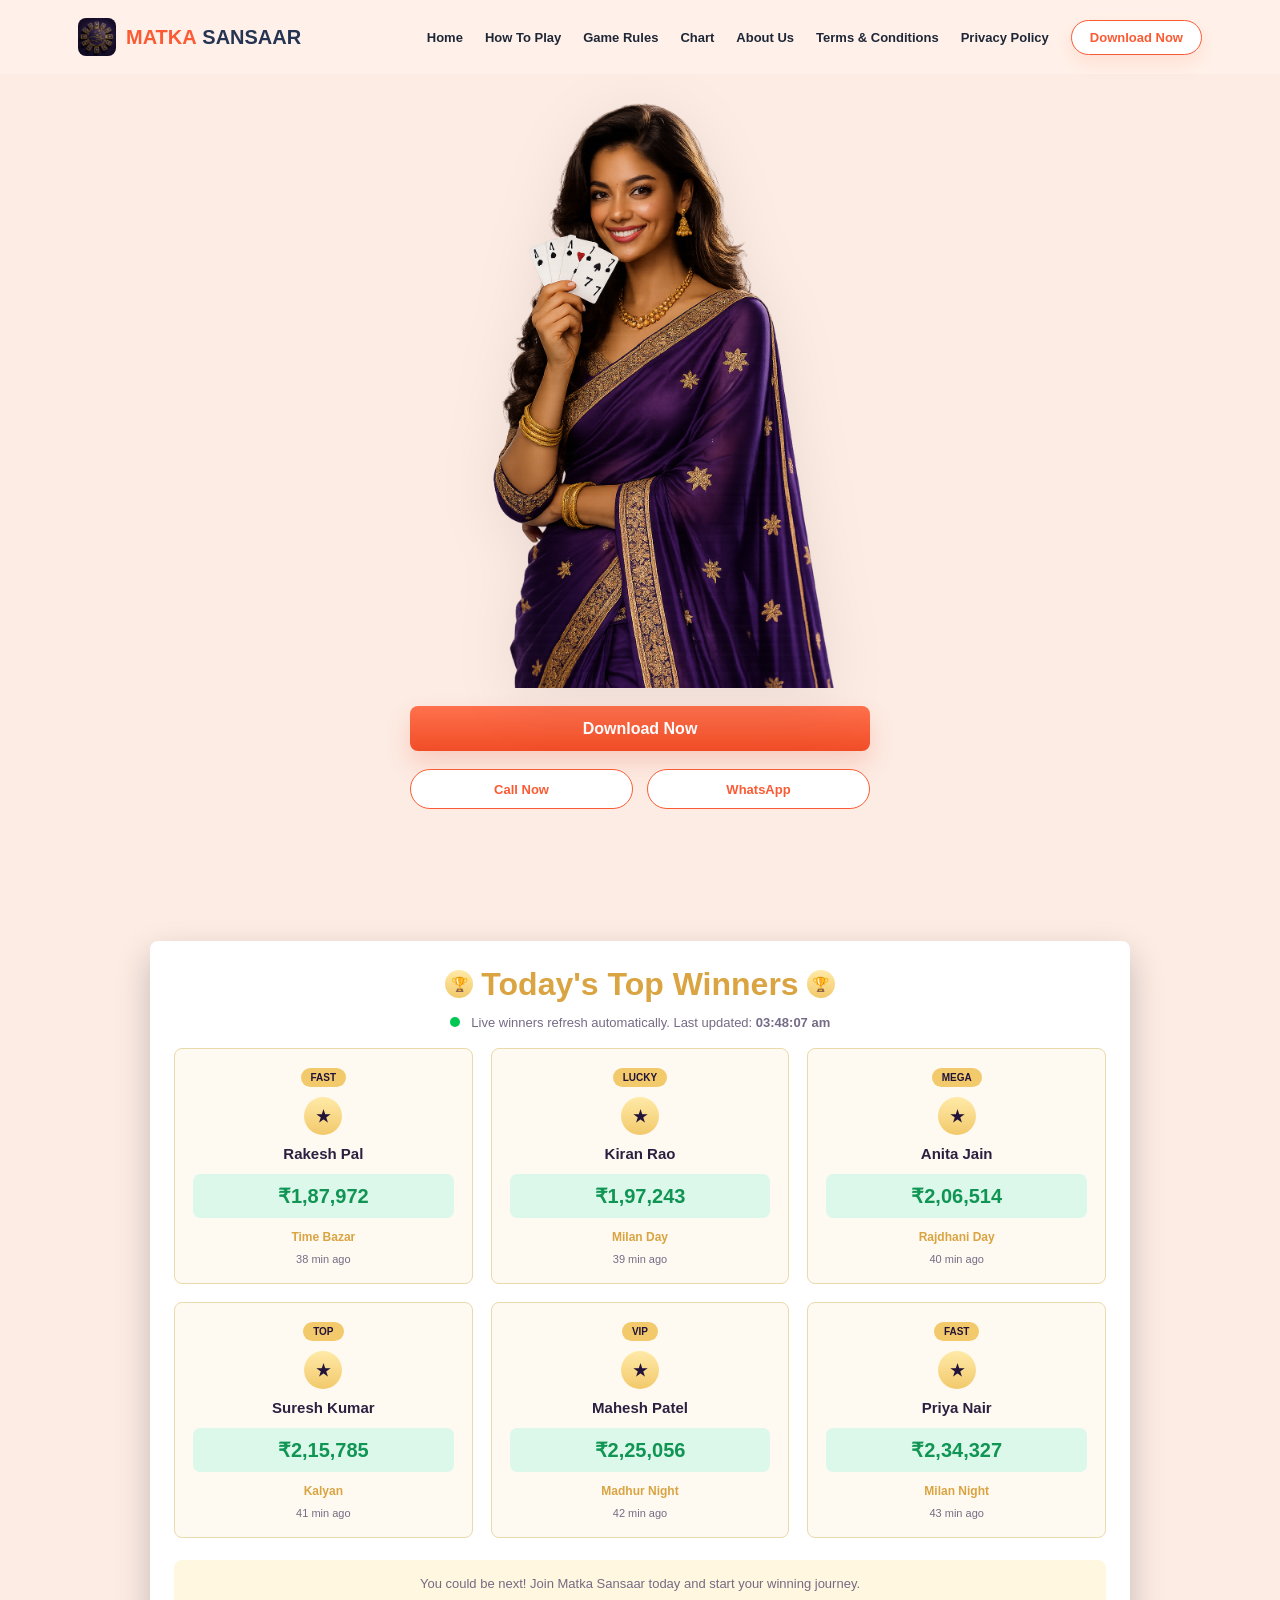
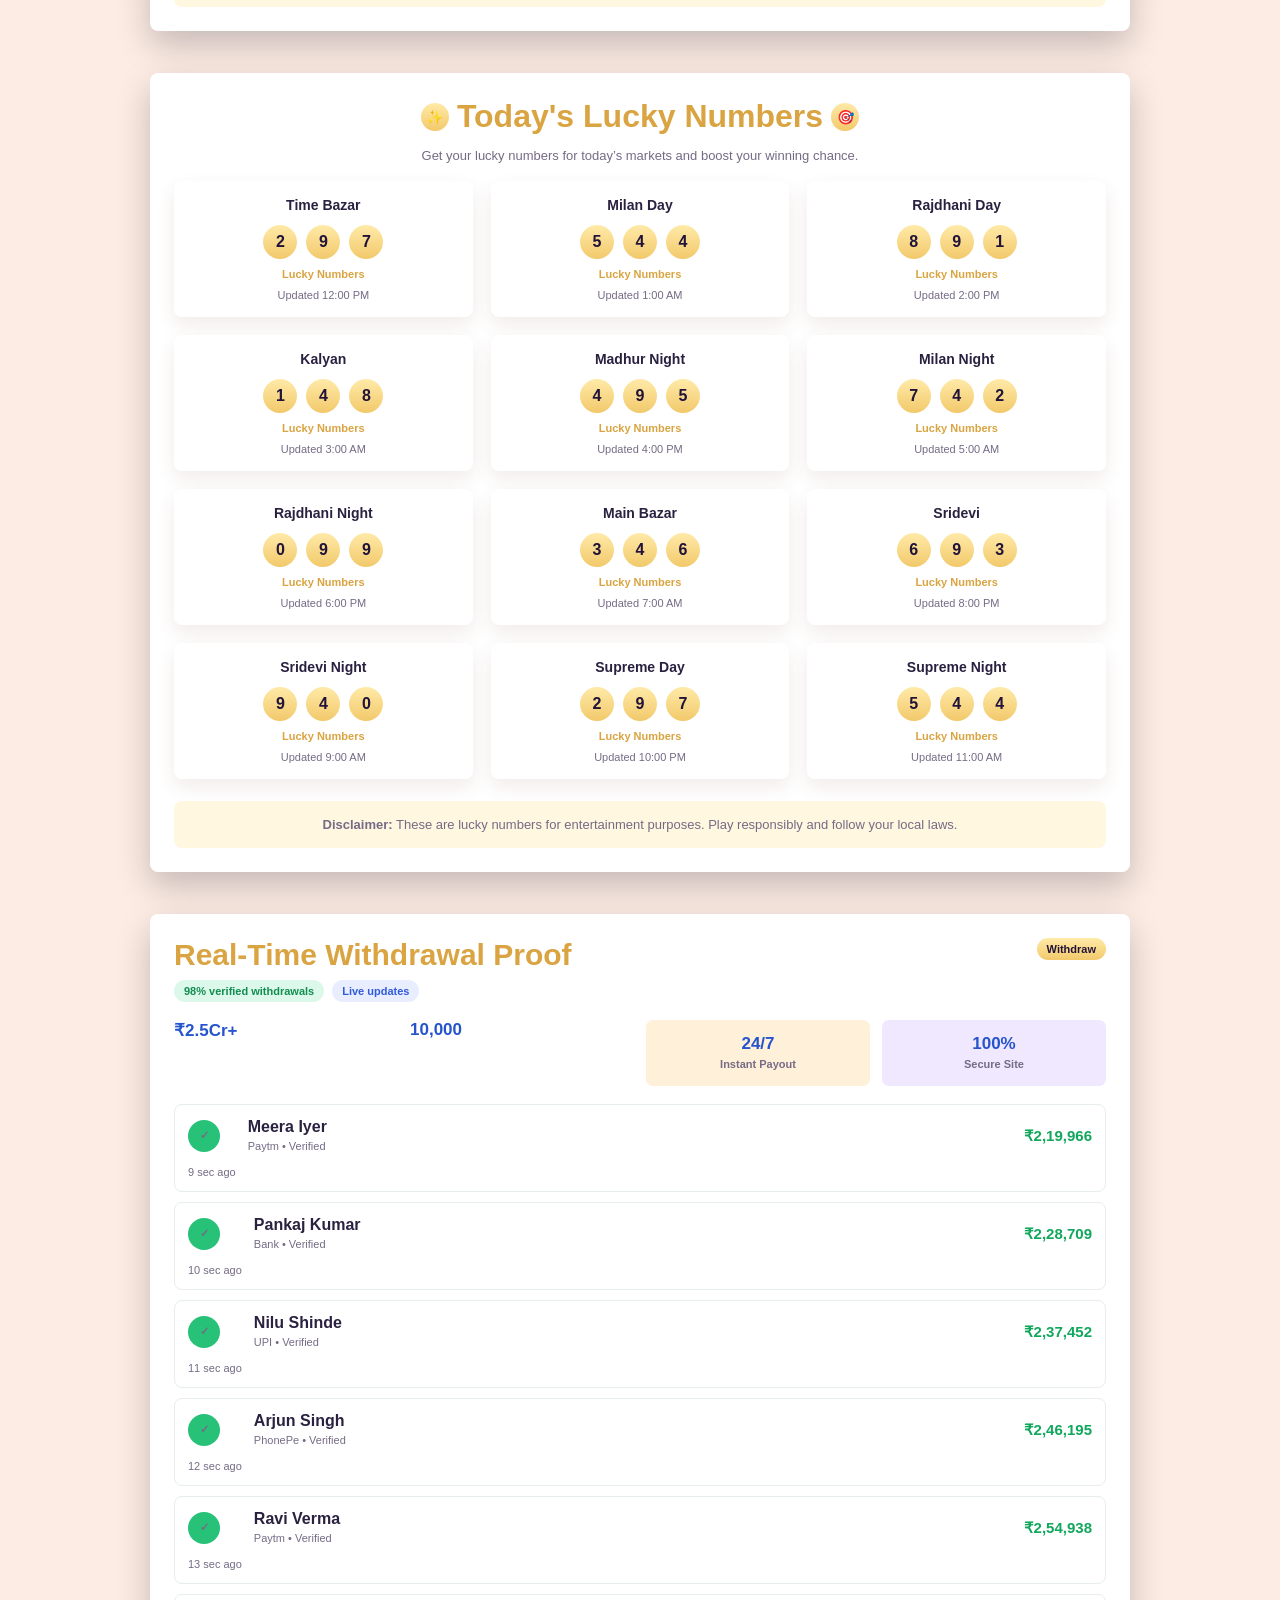
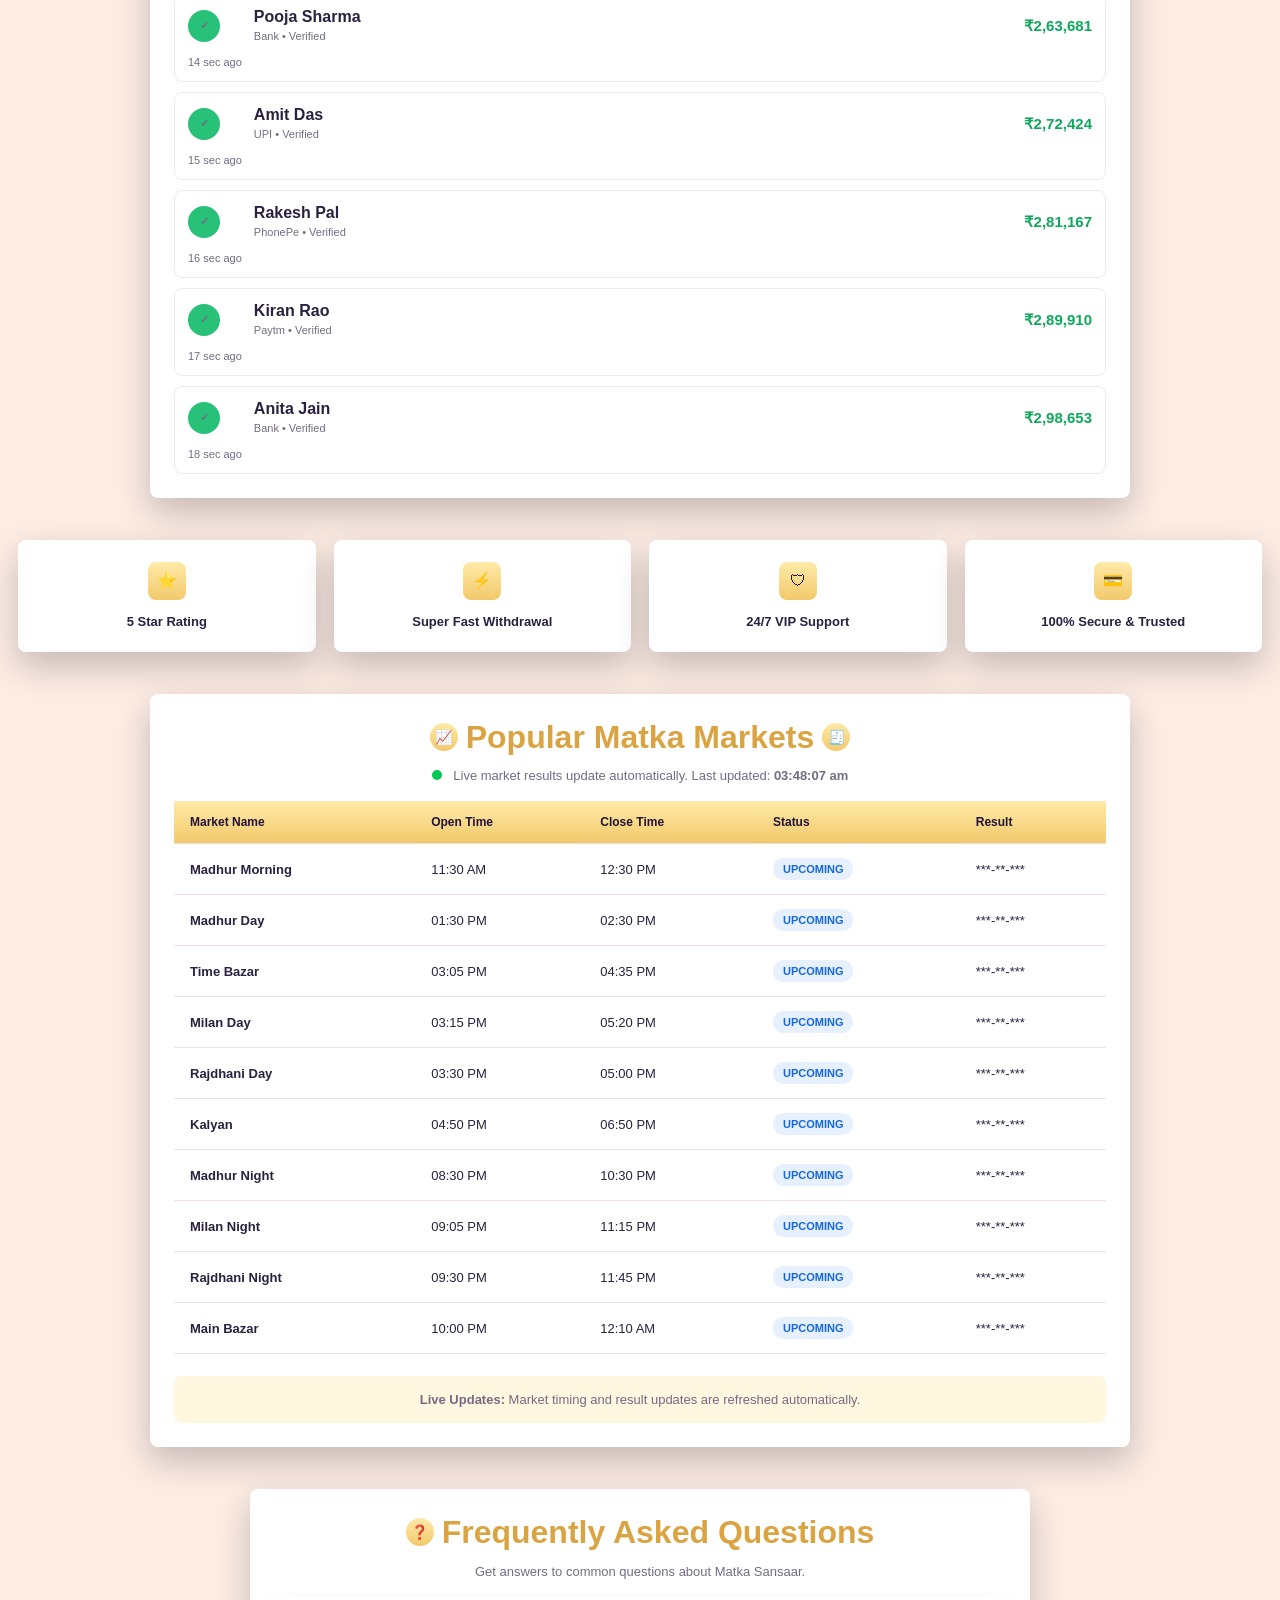
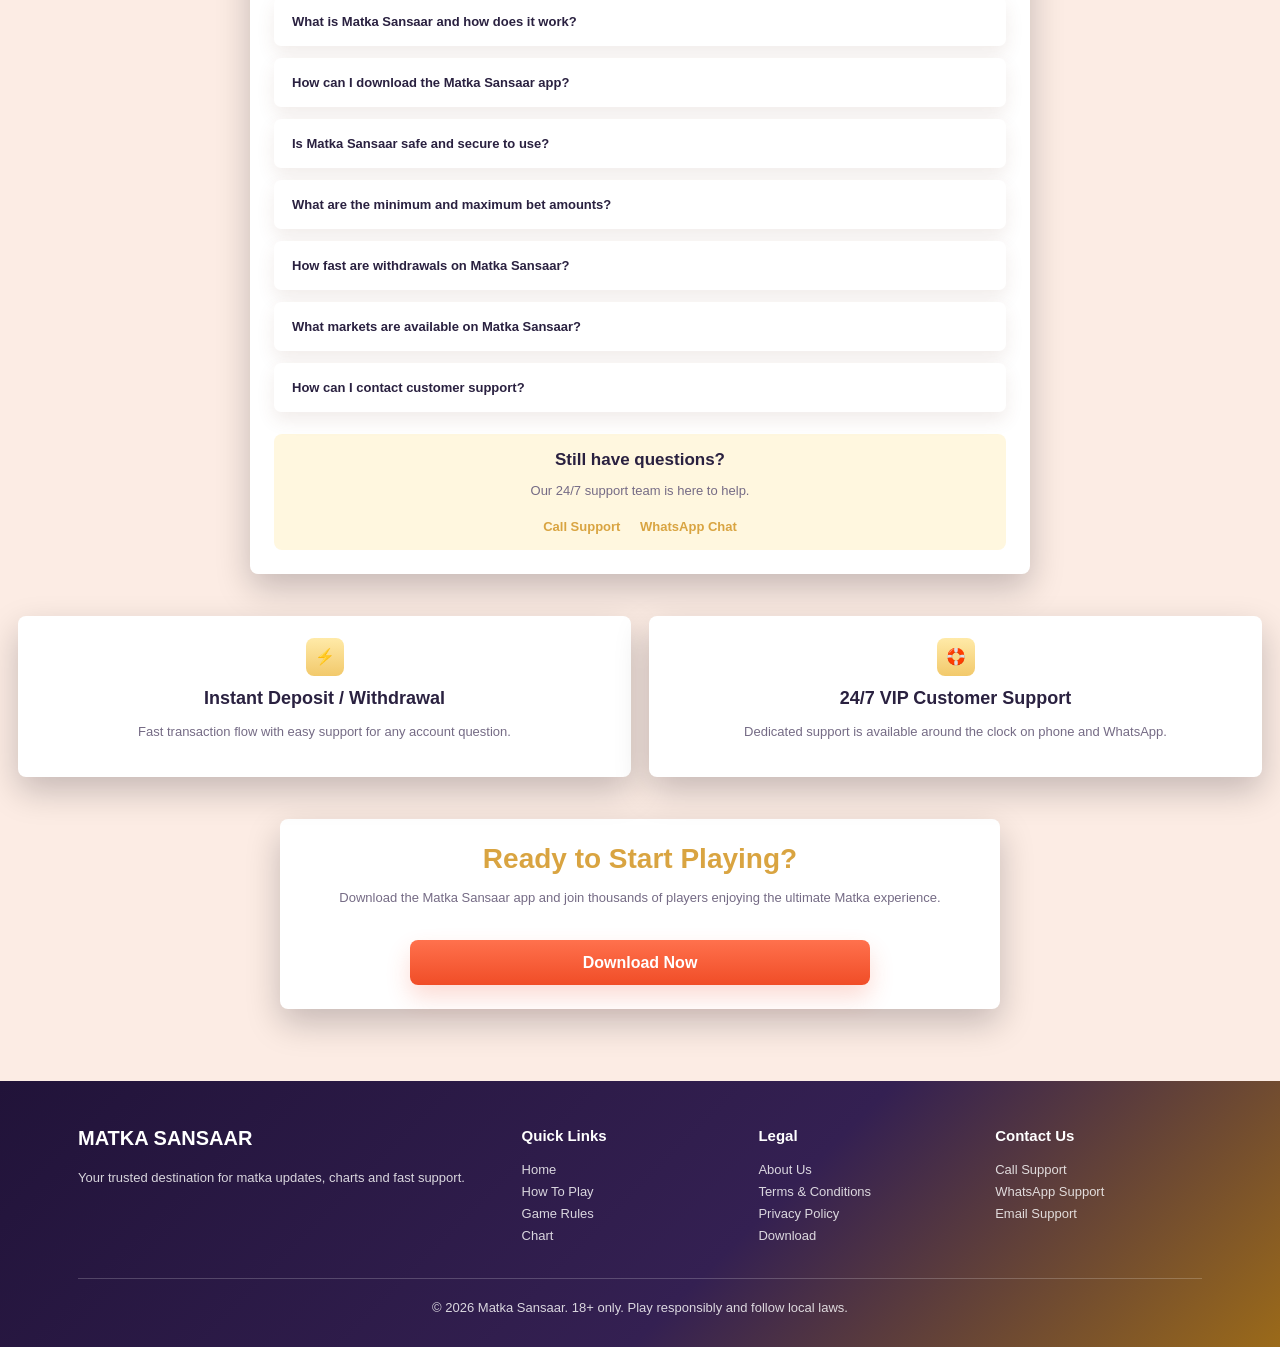
<file: sansaarmatka-website/index.html>
<!doctype html>
<html lang="en">
<head>
  <meta charset="utf-8">
  <meta name="viewport" content="width=device-width, initial-scale=1">
  <title>Matka Sansaar | Results, Winners, Charts & Support</title>
  <meta name="description" content="Matka Sansaar gives daily result updates, top winners, lucky numbers, market charts, withdrawal proof and support on call.">
  <meta name="keywords" content="Matka Sansaar, matka result, matka chart, lucky number, kalyan result, milan result, rajdhani result">
  <meta name="robots" content="index, follow">
  <meta name="theme-color" content="#211339">
  <link rel="canonical" href="https://matkasansaar.com/">
  <link rel="icon" href="assets/images/matka-sansaar-logo.png">
  <link rel="preload" href="assets/images/hero-portrait.png" as="image">
  <link rel="stylesheet" href="styles.css">
  <script type="application/ld+json">
    {
      "@context": "https://schema.org",
      "@type": "Organization",
      "name": "Matka Sansaar",
      "url": "https://matkasansaar.com/",
      "telephone": "+911234567890"
    }
  </script>
</head>
<body>
  <header class="site-header">
    <a class="brand" href="index.html" aria-label="Matka Sansaar home">
      <img src="assets/images/matka-sansaar-logo.png" alt="Matka Sansaar logo" width="36" height="36">
      <span><b>MATKA</b> SANSAAR</span>
    </a>
    <button class="menu-btn" type="button" aria-expanded="false" aria-controls="mainNav">Menu</button>
    <nav id="mainNav" class="nav-links" aria-label="Main navigation">
      <a href="index.html">Home</a>
      <a href="how-to-play.html">How To Play</a>
      <a href="game-rules.html">Game Rules</a>
      <a href="chart.html">Chart</a>
      <a href="about-us.html">About Us</a>
      <a href="terms-and-conditions.html">Terms & Conditions</a>
      <a href="privacy-policy.html">Privacy Policy</a>
      <a class="download-pill" href="apk/MatkaSansaar.apk" download>Download Now</a>
    </nav>
  </header>

  <main>
    <section class="hero">
      <img class="hero-person" src="assets/images/hero-portrait.png" alt="Matka Sansaar app download visual">
      <a class="primary-download" href="apk/MatkaSansaar.apk" download>Download Now</a>
      <div class="hero-actions">
        <a href="tel:+911234567890">Call Now</a>
        <a href="https://wa.me/918210743343" target="_blank" rel="noopener">WhatsApp</a>
      </div>
    </section>

    <section class="panel winners-panel" aria-labelledby="winnersTitle">
      <div class="section-title">
        <span class="round-icon">🏆</span>
        <h1 id="winnersTitle">Today's Top Winners</h1>
        <span class="round-icon">🏆</span>
        <p><span class="live-dot"></span> Live winners refresh automatically. Last updated: <b data-update-time>--:--</b></p>
      </div>
      <div id="winnerCards" class="winner-grid">
  <article class="winner-card skeleton" style="height:260px"></article>
  <article class="winner-card skeleton" style="height:260px"></article>
  <article class="winner-card skeleton" style="height:260px"></article>
</div>
      <div class="notice">You could be next! Join Matka Sansaar today and start your winning journey.</div>
    </section>

    <section class="panel" aria-labelledby="luckyTitle">
      <div class="section-title">
        <span class="round-icon">✨</span>
        <h2 id="luckyTitle">Today's Lucky Numbers</h2>
        <span class="round-icon">🎯</span>
        <p>Get your lucky numbers for today’s markets and boost your winning chance.</p>
      </div>
      <div id="luckyCards" class="lucky-grid"></div>
      <div class="disclaimer"><b>Disclaimer:</b> These are lucky numbers for entertainment purposes. Play responsibly and follow your local laws.</div>
    </section>

    <section class="panel" aria-labelledby="withdrawalTitle">
      <div class="proof-head">
        <div>
          <h2 id="withdrawalTitle">Real-Time Withdrawal Proof</h2>
          <p><span>98% verified withdrawals</span><span>Live updates</span></p>
        </div>
        <a href="apk/MatkaSansaar.apk" download>Withdraw</a>
      </div>
      <div class="proof-stats">
<strong id="paidAmount">₹2.5Cr+</strong>
<strong id="happyPlayers">10K+</strong>
        <article><strong>24/7</strong><span>Instant Payout</span></article>
        <article><strong>100%</strong><span>Secure Site</span></article>
      </div>
      <div id="withdrawalList" class="withdrawal-list">
  <div class="skeleton" style="height:90px;border-radius:18px"></div>
  <div class="skeleton" style="height:90px;border-radius:18px"></div>
  <div class="skeleton" style="height:90px;border-radius:18px"></div>
</div>

    </section>

    <section class="trust-row" aria-label="Service highlights">
      <article><span>⭐</span><strong>5 Star Rating</strong></article>
      <article><span>⚡</span><strong>Super Fast Withdrawal</strong></article>
      <article><span>🛡</span><strong>24/7 VIP Support</strong></article>
      <article><span>💳</span><strong>100% Secure & Trusted</strong></article>
    </section>

    <section class="panel" aria-labelledby="marketsTitle">
      <div class="section-title">
        <span class="round-icon">📈</span>
        <h2 id="marketsTitle">Popular Matka Markets</h2>
        <span class="round-icon">🧾</span>
        <p><span class="live-dot"></span> Live market results update automatically. Last updated: <b data-update-time>--:--</b></p>
      </div>
      <div class="table-wrap">
        <table>
          <thead>
            <tr>
              <th>Market Name</th>
              <th>Open Time</th>
              <th>Close Time</th>
              <th>Status</th>
              <th>Result</th>
            </tr>
          </thead>
          <tbody id="marketRows"></tbody>
        </table>
      </div>
      <div class="disclaimer"><b>Live Updates:</b> Market timing and result updates are refreshed automatically.</div>
    </section>

    <section class="panel faq-panel" aria-labelledby="faqTitle">
      <div class="section-title">
        <span class="round-icon">❓</span>
        <h2 id="faqTitle">Frequently Asked Questions</h2>
        <p>Get answers to common questions about Matka Sansaar.</p>
      </div>
      <div class="faq-list">
        <article><button type="button">What is Matka Sansaar and how does it work?</button><p>Matka Sansaar is an informational website for results, charts, lucky numbers and support updates.</p></article>
        <article><button type="button">How can I download the Matka Sansaar app?</button><p>Use the Download Now button to download the APK directly. For help, call now.</p></article>
        <article><button type="button">Is Matka Sansaar safe and secure to use?</button><p>The website uses simple static pages and provides clear support links. Use it responsibly and follow local rules.</p></article>
        <article><button type="button">What are the minimum and maximum bet amounts?</button><p>This placeholder page does not publish betting limits yet. You can replace this text after you finalize your rules.</p></article>
        <article><button type="button">How fast are withdrawals on Matka Sansaar?</button><p>The sample proof section shows fast withdrawals. Actual processing details can be added to the terms page.</p></article>
        <article><button type="button">What markets are available on Matka Sansaar?</button><p>Kalyan, Milan, Rajdhani, Madhur, Time Bazar, Sridevi and other popular markets are listed in the chart table.</p></article>
        <article><button type="button">How can I contact customer support?</button><p>Call or WhatsApp for support.</p></article>
      </div>
      <div class="support-box">
        <strong>Still have questions?</strong>
        <p>Our 24/7 support team is here to help.</p>
        <a href="tel:+918210743343">Call Support</a>
        <a href="https://wa.me/918210743343" target="_blank" rel="noopener">WhatsApp Chat</a>
      </div>
    </section>

    <section class="info-cards">
      <article><span>⚡</span><h2>Instant Deposit / Withdrawal</h2><p>Fast transaction flow with easy support for any account question.</p></article>
      <article><span>🛟</span><h2>24/7 VIP Customer Support</h2><p>Dedicated support is available around the clock on phone and WhatsApp.</p></article>
    </section>

    <section class="cta-panel">
      <h2>Ready to Start Playing?</h2>
      <p>Download the Matka Sansaar app and join thousands of players enjoying the ultimate Matka experience.</p>
      <a class="primary-download" href="apk/MatkaSansaar.apk" download>Download Now</a>
    </section>
  </main>

  <footer class="site-footer">
    <div>
      <h2>MATKA SANSAAR</h2>
      <p>Your trusted destination for matka updates, charts and fast support.</p>
    </div>
    <div>
      <h3>Quick Links</h3>
      <a href="index.html">Home</a>
      <a href="how-to-play.html">How To Play</a>
      <a href="game-rules.html">Game Rules</a>
      <a href="chart.html">Chart</a>
    </div>
    <div>
      <h3>Legal</h3>
      <a href="about-us.html">About Us</a>
      <a href="terms-and-conditions.html">Terms & Conditions</a>
      <a href="privacy-policy.html">Privacy Policy</a>
      <a href="apk/MatkaSansaar.apk" download>Download</a>
    </div>
    <div>
      <h3>Contact Us</h3>
      <a href="tel:+918210743343">Call Support</a>
      <a href="https://wa.me/918210743343" target="_blank" rel="noopener">WhatsApp Support</a>
      <a href="mailto:support@matkasansaar.com">Email Support</a>
    </div>
    <small>© 2026 Matka Sansaar. 18+ only. Play responsibly and follow local laws.</small>
  </footer>

  <script src="script.js"></script>
</body>
</html>
</file>
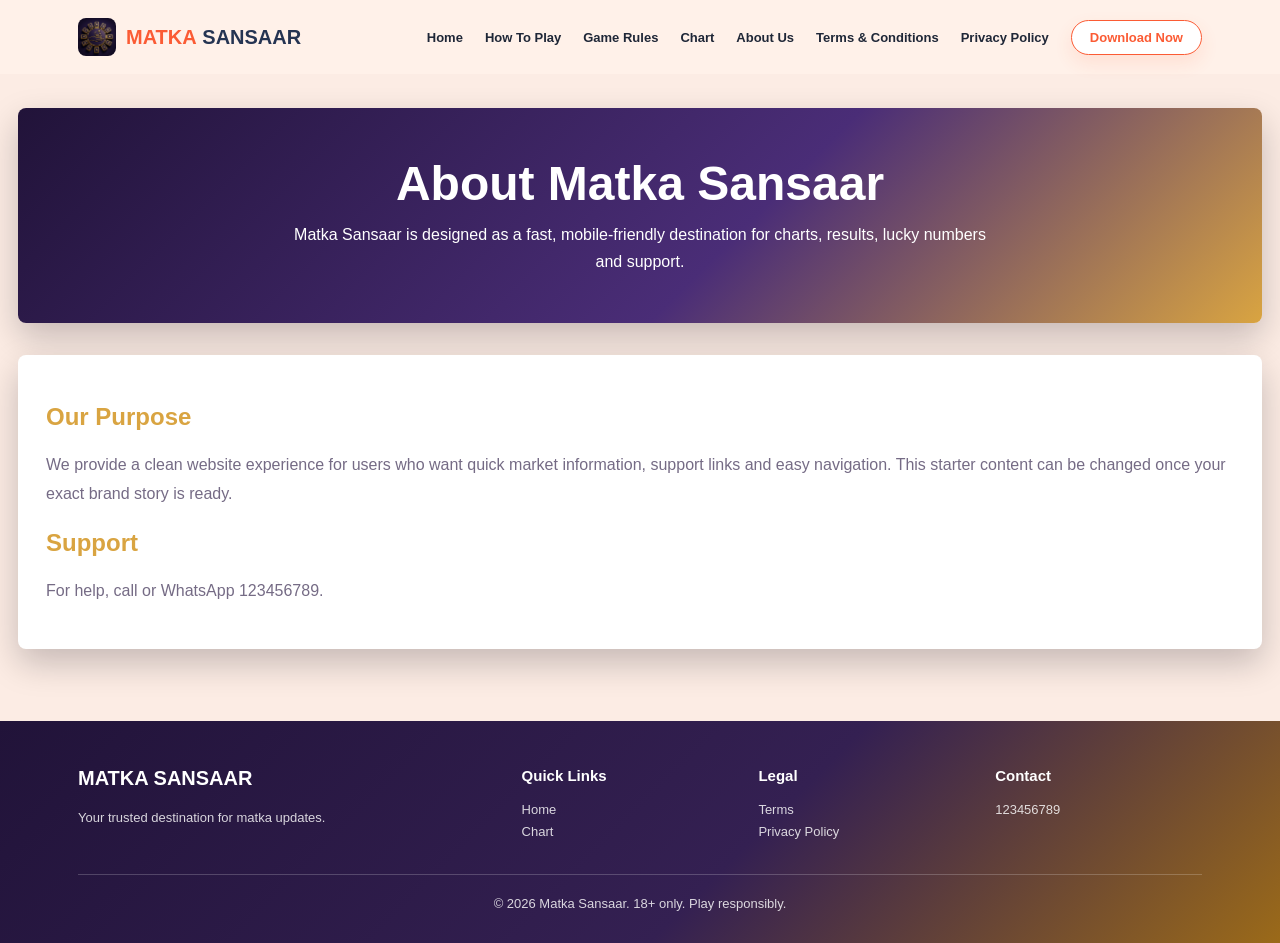
<file: sansaarmatka-website/about-us.html>
<!doctype html>
<html lang="en">
<head>
  <meta charset="utf-8">
  <meta name="viewport" content="width=device-width, initial-scale=1">
  <title>About Us | Matka Sansaar</title>
  <meta name="description" content="About Matka Sansaar, a mobile-friendly website for market updates, charts, winners and support.">
  <link rel="canonical" href="https://matkasansaar.com/about-us.html">
  <link rel="icon" href="assets/images/matka-sansaar-logo.png">
  <link rel="stylesheet" href="styles.css">
</head>
<body>
  <header class="site-header"><a class="brand" href="index.html"><img src="assets/images/matka-sansaar-logo.png" alt="Matka Sansaar logo" width="36" height="36"><span><b>MATKA</b> SANSAAR</span></a><button class="menu-btn" type="button" aria-expanded="false" aria-controls="mainNav">Menu</button><nav id="mainNav" class="nav-links"><a href="index.html">Home</a><a href="how-to-play.html">How To Play</a><a href="game-rules.html">Game Rules</a><a href="chart.html">Chart</a><a href="about-us.html">About Us</a><a href="terms-and-conditions.html">Terms & Conditions</a><a href="privacy-policy.html">Privacy Policy</a><a class="download-pill" href="apk/MatkaSansaar.apk" download>Download Now</a></nav></header>
  <main>
    <section class="page-hero"><h1>About Matka Sansaar</h1><p>Matka Sansaar is designed as a fast, mobile-friendly destination for charts, results, lucky numbers and support.</p></section>
    <section class="content-panel">
      <h2>Our Purpose</h2>
      <p>We provide a clean website experience for users who want quick market information, support links and easy navigation. This starter content can be changed once your exact brand story is ready.</p>
      <h2>Support</h2>
      <p>For help, call or WhatsApp 123456789.</p>
    </section>
  </main>
  <footer class="site-footer"><div><h2>MATKA SANSAAR</h2><p>Your trusted destination for matka updates.</p></div><div><h3>Quick Links</h3><a href="index.html">Home</a><a href="chart.html">Chart</a></div><div><h3>Legal</h3><a href="terms-and-conditions.html">Terms</a><a href="privacy-policy.html">Privacy Policy</a></div><div><h3>Contact</h3><a href="tel:+91123456789">123456789</a></div><small>© 2026 Matka Sansaar. 18+ only. Play responsibly.</small></footer>
  <script src="script.js"></script>
</body>
</html>
</file>
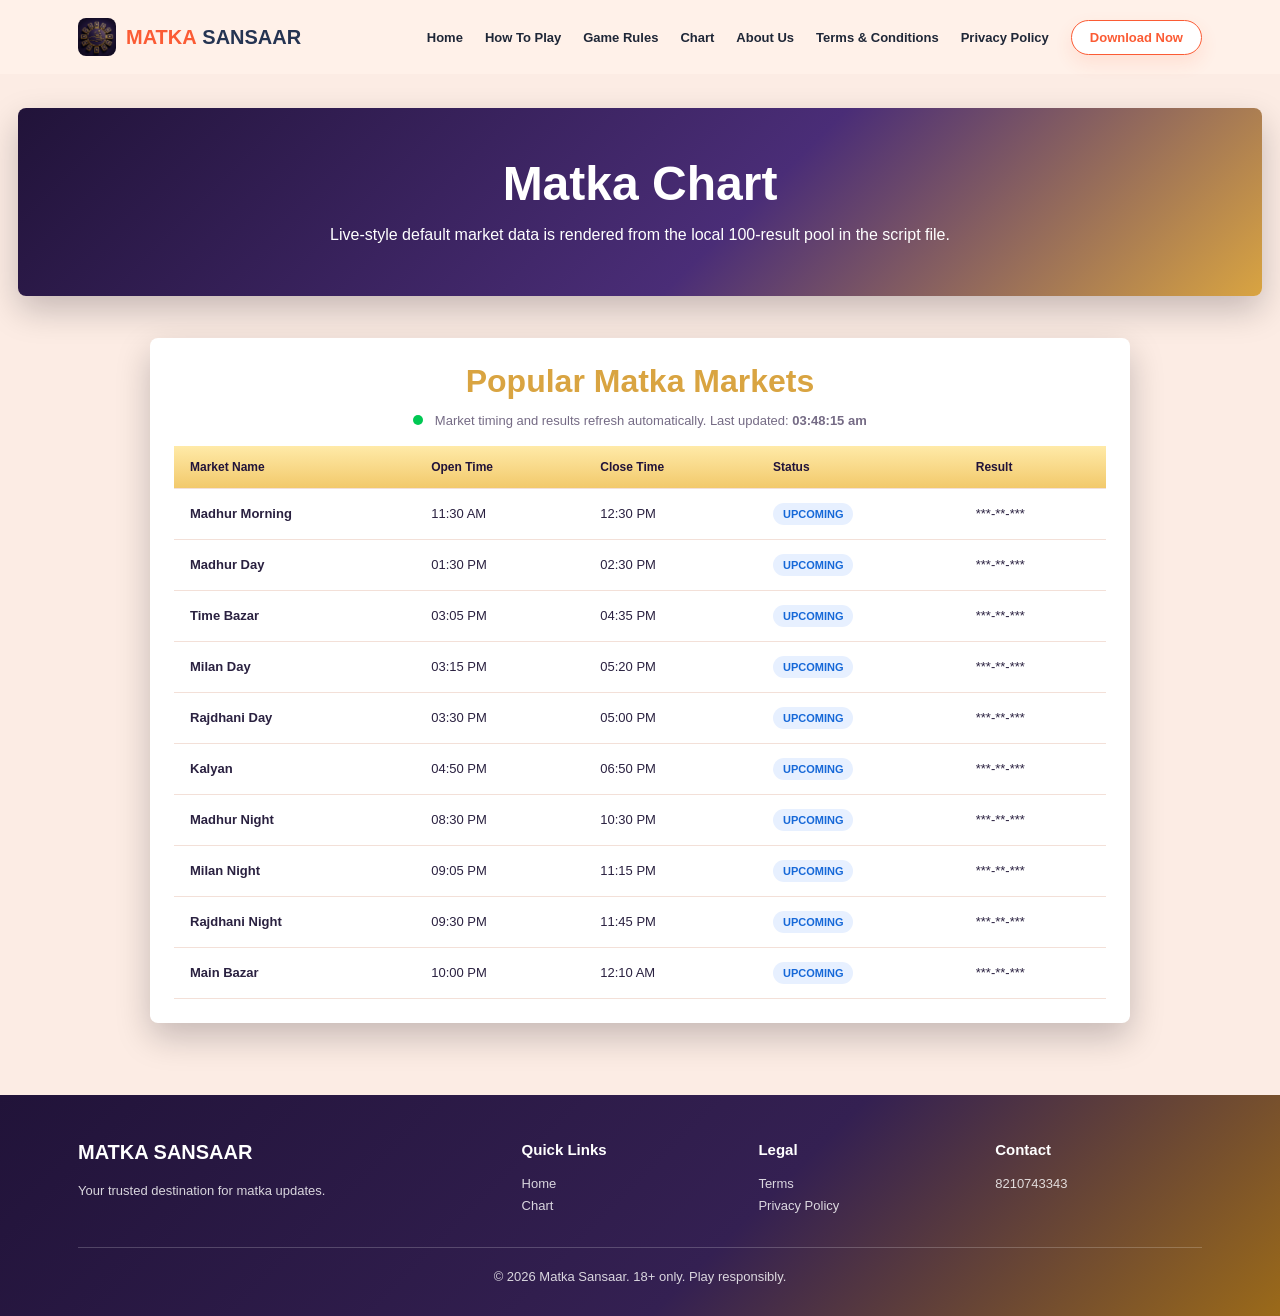
<file: sansaarmatka-website/chart.html>
<!doctype html>
<html lang="en">
<head>
  <meta charset="utf-8">
  <meta name="viewport" content="width=device-width, initial-scale=1">
  <title>Matka Chart | Matka Sansaar</title>
  <meta name="description" content="View Matka Sansaar market chart with open time, close time, status and result updates.">
  <link rel="canonical" href="https://matkasansaar.com/chart.html">
  <link rel="icon" href="assets/images/matka-sansaar-logo.png">
  <link rel="stylesheet" href="styles.css">
</head>
<body>
  <header class="site-header"><a class="brand" href="index.html"><img src="assets/images/matka-sansaar-logo.png" alt="Matka Sansaar logo" width="36" height="36"><span><b>MATKA</b> SANSAAR</span></a><button class="menu-btn" type="button" aria-expanded="false" aria-controls="mainNav">Menu</button><nav id="mainNav" class="nav-links"><a href="index.html">Home</a><a href="how-to-play.html">How To Play</a><a href="game-rules.html">Game Rules</a><a href="chart.html">Chart</a><a href="about-us.html">About Us</a><a href="terms-and-conditions.html">Terms & Conditions</a><a href="privacy-policy.html">Privacy Policy</a><a class="download-pill" href="apk/MatkaSansaar.apk" download>Download Now</a></nav></header>
  <main>
    <section class="page-hero"><h1>Matka Chart</h1><p>Live-style default market data is rendered from the local 100-result pool in the script file.</p></section>
    <section class="panel">
      <div class="section-title"><h2>Popular Matka Markets</h2><p><span class="live-dot"></span> Market timing and results refresh automatically. Last updated: <b data-update-time>--:--</b></p></div>
      <div class="table-wrap"><table><thead><tr><th>Market Name</th><th>Open Time</th><th>Close Time</th><th>Status</th><th>Result</th></tr></thead><tbody id="marketRows"></tbody></table></div>
    </section>
  </main>
  <footer class="site-footer"><div><h2>MATKA SANSAAR</h2><p>Your trusted destination for matka updates.</p></div><div><h3>Quick Links</h3><a href="index.html">Home</a><a href="chart.html">Chart</a></div><div><h3>Legal</h3><a href="terms-and-conditions.html">Terms</a><a href="privacy-policy.html">Privacy Policy</a></div><div><h3>Contact</h3><a href="tel:+918210743343">8210743343</a></div><small>© 2026 Matka Sansaar. 18+ only. Play responsibly.</small></footer>
  <script src="script.js"></script>
</body>
</html>
</file>
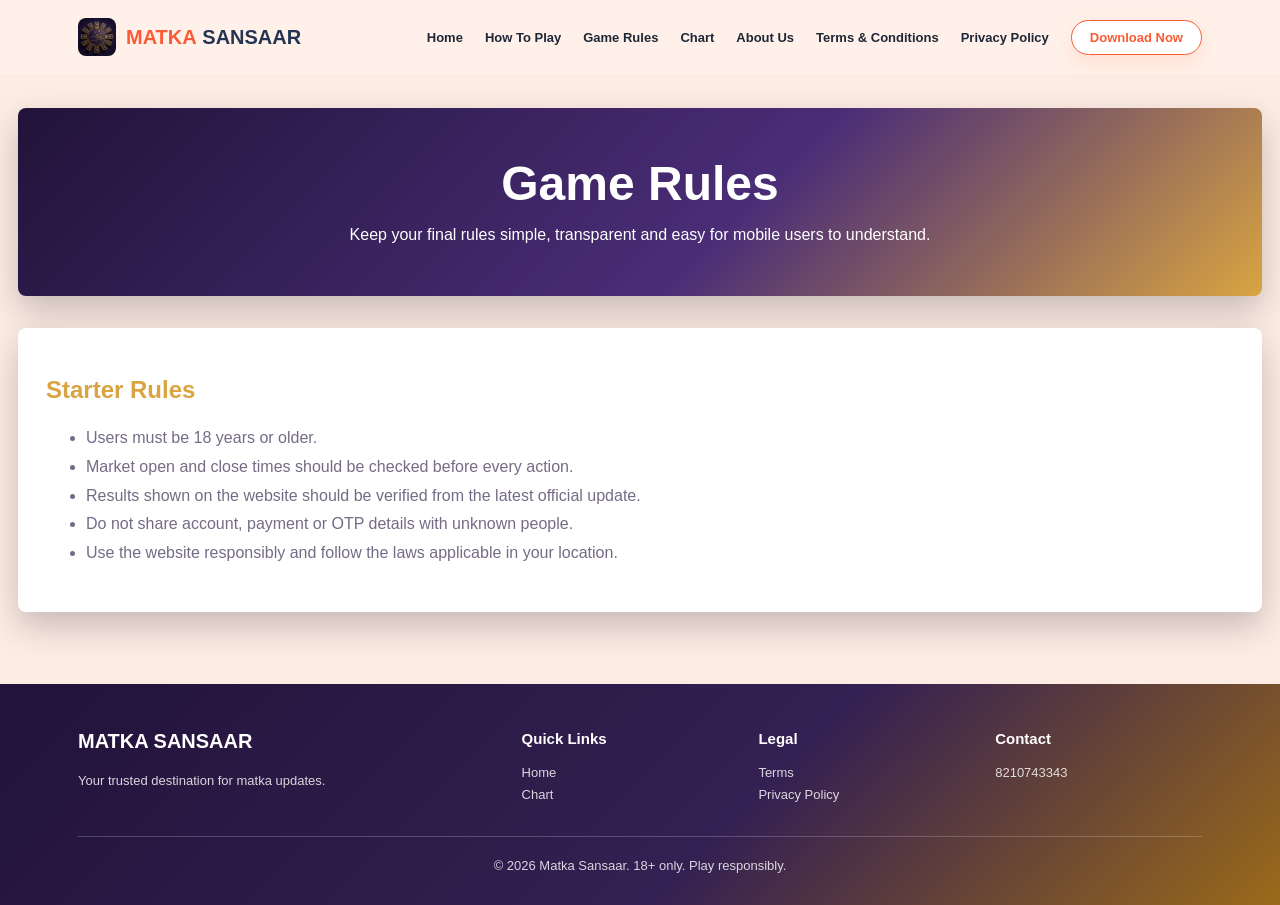
<file: sansaarmatka-website/game-rules.html>
<!doctype html>
<html lang="en">
<head>
  <meta charset="utf-8">
  <meta name="viewport" content="width=device-width, initial-scale=1">
  <title>Game Rules | Matka Sansaar</title>
  <meta name="description" content="Read starter game rules, responsible play notes and market timing guidance for Matka Sansaar.">
  <link rel="canonical" href="https://matkasansaar.com/game-rules.html">
  <link rel="icon" href="assets/images/matka-sansaar-logo.png">
  <link rel="stylesheet" href="styles.css">
</head>
<body>
  <header class="site-header"><a class="brand" href="index.html"><img src="assets/images/matka-sansaar-logo.png" alt="Matka Sansaar logo" width="36" height="36"><span><b>MATKA</b> SANSAAR</span></a><button class="menu-btn" type="button" aria-expanded="false" aria-controls="mainNav">Menu</button><nav id="mainNav" class="nav-links"><a href="index.html">Home</a><a href="how-to-play.html">How To Play</a><a href="game-rules.html">Game Rules</a><a href="chart.html">Chart</a><a href="about-us.html">About Us</a><a href="terms-and-conditions.html">Terms & Conditions</a><a href="privacy-policy.html">Privacy Policy</a><a class="download-pill" href="apk/MatkaSansaar.apk" download>Download Now</a></nav></header>
  <main>
    <section class="page-hero"><h1>Game Rules</h1><p>Keep your final rules simple, transparent and easy for mobile users to understand.</p></section>
    <section class="content-panel">
      <h2>Starter Rules</h2>
      <ul>
        <li>Users must be 18 years or older.</li>
        <li>Market open and close times should be checked before every action.</li>
        <li>Results shown on the website should be verified from the latest official update.</li>
        <li>Do not share account, payment or OTP details with unknown people.</li>
        <li>Use the website responsibly and follow the laws applicable in your location.</li>
      </ul>
    </section>
  </main>
  <footer class="site-footer"><div><h2>MATKA SANSAAR</h2><p>Your trusted destination for matka updates.</p></div><div><h3>Quick Links</h3><a href="index.html">Home</a><a href="chart.html">Chart</a></div><div><h3>Legal</h3><a href="terms-and-conditions.html">Terms</a><a href="privacy-policy.html">Privacy Policy</a></div><div><h3>Contact</h3><a href="tel:+918210743343">8210743343</a></div><small>© 2026 Matka Sansaar. 18+ only. Play responsibly.</small></footer>
  <script src="script.js"></script>
</body>
</html>
</file>
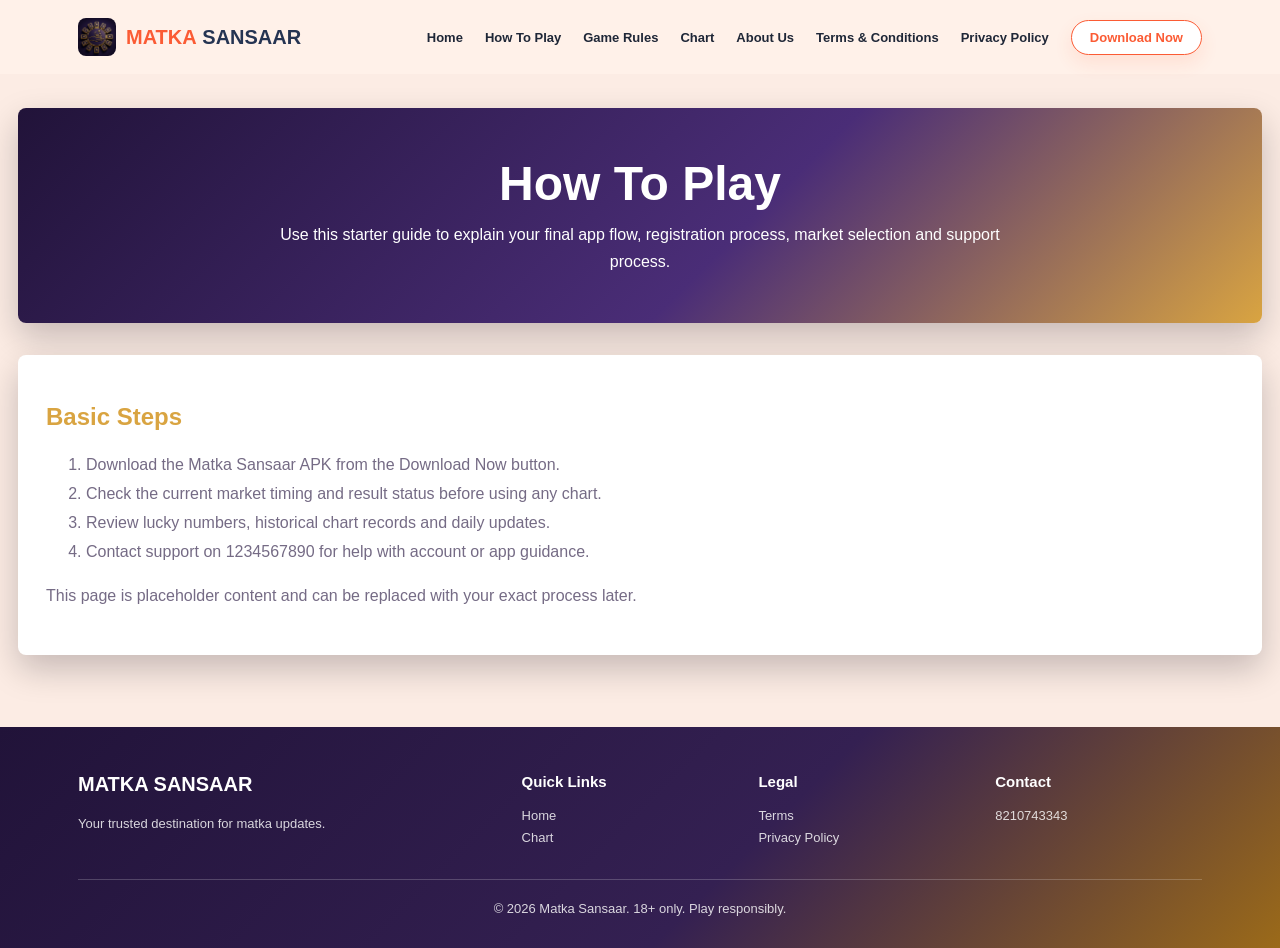
<file: sansaarmatka-website/how-to-play.html>
<!doctype html>
<html lang="en">
<head>
  <meta charset="utf-8">
  <meta name="viewport" content="width=device-width, initial-scale=1">
  <title>How To Play | Matka Sansaar</title>
  <meta name="description" content="Learn the basic steps to use Matka Sansaar, check charts, read market timings and contact support.">
  <link rel="canonical" href="https://matkasansaar.com/how-to-play.html">
  <link rel="icon" href="assets/images/matka-sansaar-logo.png">
  <link rel="stylesheet" href="styles.css">
</head>
<body>
  <header class="site-header">
    <a class="brand" href="index.html"><img src="assets/images/matka-sansaar-logo.png" alt="Matka Sansaar logo" width="36" height="36"><span><b>MATKA</b> SANSAAR</span></a>
    <button class="menu-btn" type="button" aria-expanded="false" aria-controls="mainNav">Menu</button>
    <nav id="mainNav" class="nav-links"><a href="index.html">Home</a><a href="how-to-play.html">How To Play</a><a href="game-rules.html">Game Rules</a><a href="chart.html">Chart</a><a href="about-us.html">About Us</a><a href="terms-and-conditions.html">Terms & Conditions</a><a href="privacy-policy.html">Privacy Policy</a><a class="download-pill" href="apk/MatkaSansaar.apk" download>Download Now</a></nav>
  </header>
  <main>
    <section class="page-hero"><h1>How To Play</h1><p>Use this starter guide to explain your final app flow, registration process, market selection and support process.</p></section>
    <section class="content-panel">
      <h2>Basic Steps</h2>
      <ol>
        <li>Download the Matka Sansaar APK from the Download Now button.</li>
        <li>Check the current market timing and result status before using any chart.</li>
        <li>Review lucky numbers, historical chart records and daily updates.</li>
        <li>Contact support on 1234567890 for help with account or app guidance.</li>
      </ol>
      <p>This page is placeholder content and can be replaced with your exact process later.</p>
    </section>
  </main>
  <footer class="site-footer"><div><h2>MATKA SANSAAR</h2><p>Your trusted destination for matka updates.</p></div><div><h3>Quick Links</h3><a href="index.html">Home</a><a href="chart.html">Chart</a></div><div><h3>Legal</h3><a href="terms-and-conditions.html">Terms</a><a href="privacy-policy.html">Privacy Policy</a></div><div><h3>Contact</h3><a href="tel:+918210743343">8210743343</a></div><small>© 2026 Matka Sansaar. 18+ only. Play responsibly.</small></footer>
  <script src="script.js"></script>
</body>
</html>
</file>
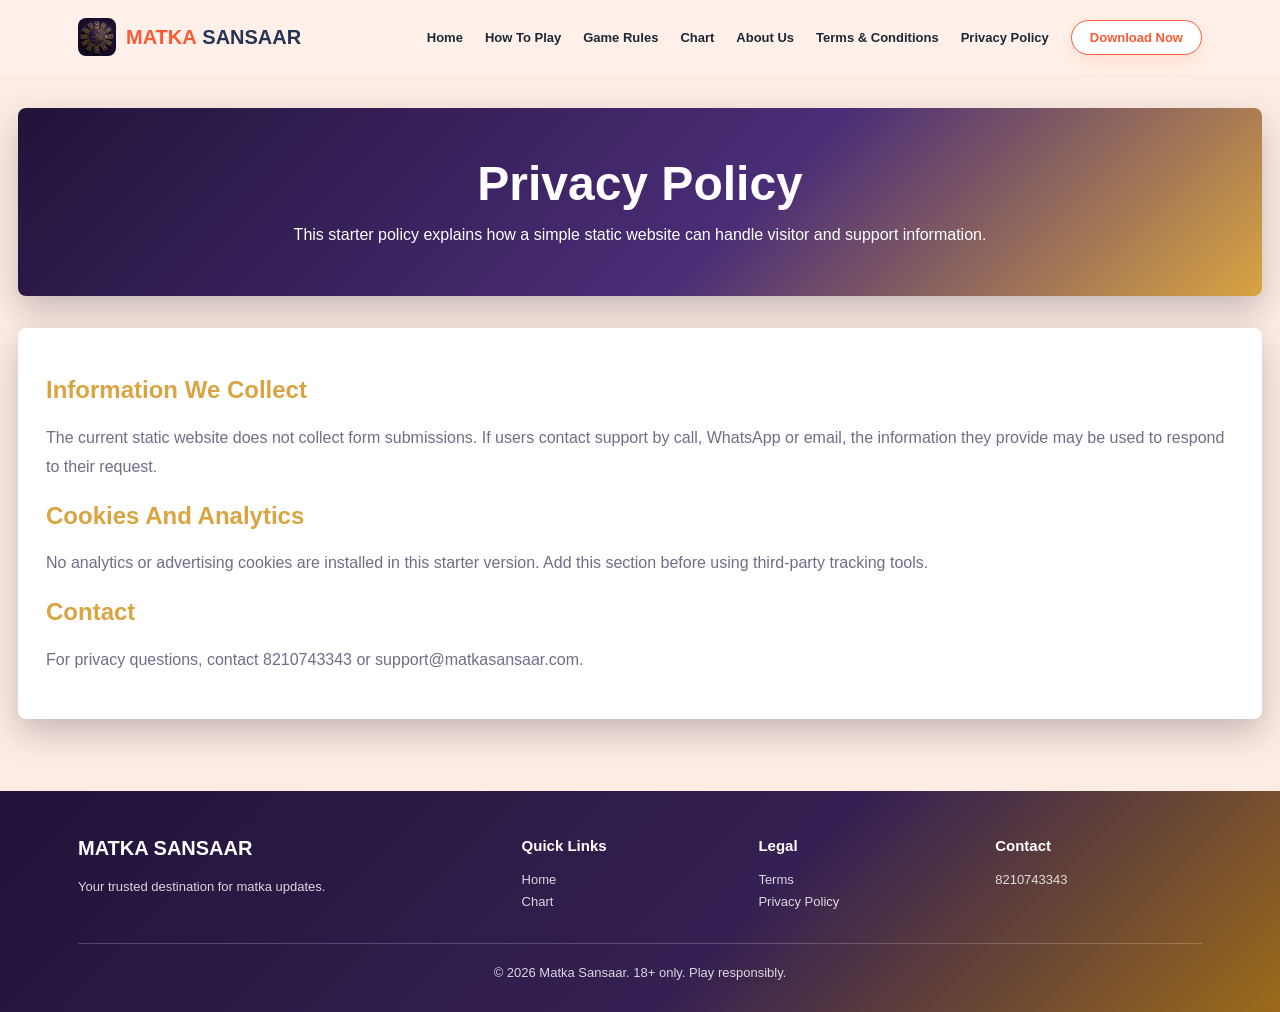
<file: sansaarmatka-website/privacy-policy.html>
<!doctype html>
<html lang="en">
<head>
  <meta charset="utf-8">
  <meta name="viewport" content="width=device-width, initial-scale=1">
  <title>Privacy Policy | Matka Sansaar</title>
  <meta name="description" content="Read the starter privacy policy for Matka Sansaar.">
  <link rel="canonical" href="https://matkasansaar.com/privacy-policy.html">
  <link rel="icon" href="assets/images/matka-sansaar-logo.png">
  <link rel="stylesheet" href="styles.css">
</head>
<body>
  <header class="site-header"><a class="brand" href="index.html"><img src="assets/images/matka-sansaar-logo.png" alt="Matka Sansaar logo" width="36" height="36"><span><b>MATKA</b> SANSAAR</span></a><button class="menu-btn" type="button" aria-expanded="false" aria-controls="mainNav">Menu</button><nav id="mainNav" class="nav-links"><a href="index.html">Home</a><a href="how-to-play.html">How To Play</a><a href="game-rules.html">Game Rules</a><a href="chart.html">Chart</a><a href="about-us.html">About Us</a><a href="terms-and-conditions.html">Terms & Conditions</a><a href="privacy-policy.html">Privacy Policy</a><a class="download-pill" href="apk/MatkaSansaar.apk" download>Download Now</a></nav></header>
  <main>
    <section class="page-hero"><h1>Privacy Policy</h1><p>This starter policy explains how a simple static website can handle visitor and support information.</p></section>
    <section class="content-panel">
      <h2>Information We Collect</h2>
      <p>The current static website does not collect form submissions. If users contact support by call, WhatsApp or email, the information they provide may be used to respond to their request.</p>
      <h2>Cookies And Analytics</h2>
      <p>No analytics or advertising cookies are installed in this starter version. Add this section before using third-party tracking tools.</p>
      <h2>Contact</h2>
      <p>For privacy questions, contact 8210743343 or support@matkasansaar.com.</p>
    </section>
  </main>
  <footer class="site-footer"><div><h2>MATKA SANSAAR</h2><p>Your trusted destination for matka updates.</p></div><div><h3>Quick Links</h3><a href="index.html">Home</a><a href="chart.html">Chart</a></div><div><h3>Legal</h3><a href="terms-and-conditions.html">Terms</a><a href="privacy-policy.html">Privacy Policy</a></div><div><h3>Contact</h3><a href="tel:+918210743343">8210743343</a></div><small>© 2026 Matka Sansaar. 18+ only. Play responsibly.</small></footer>
  <script src="script.js"></script>
</body>
</html>
</file>
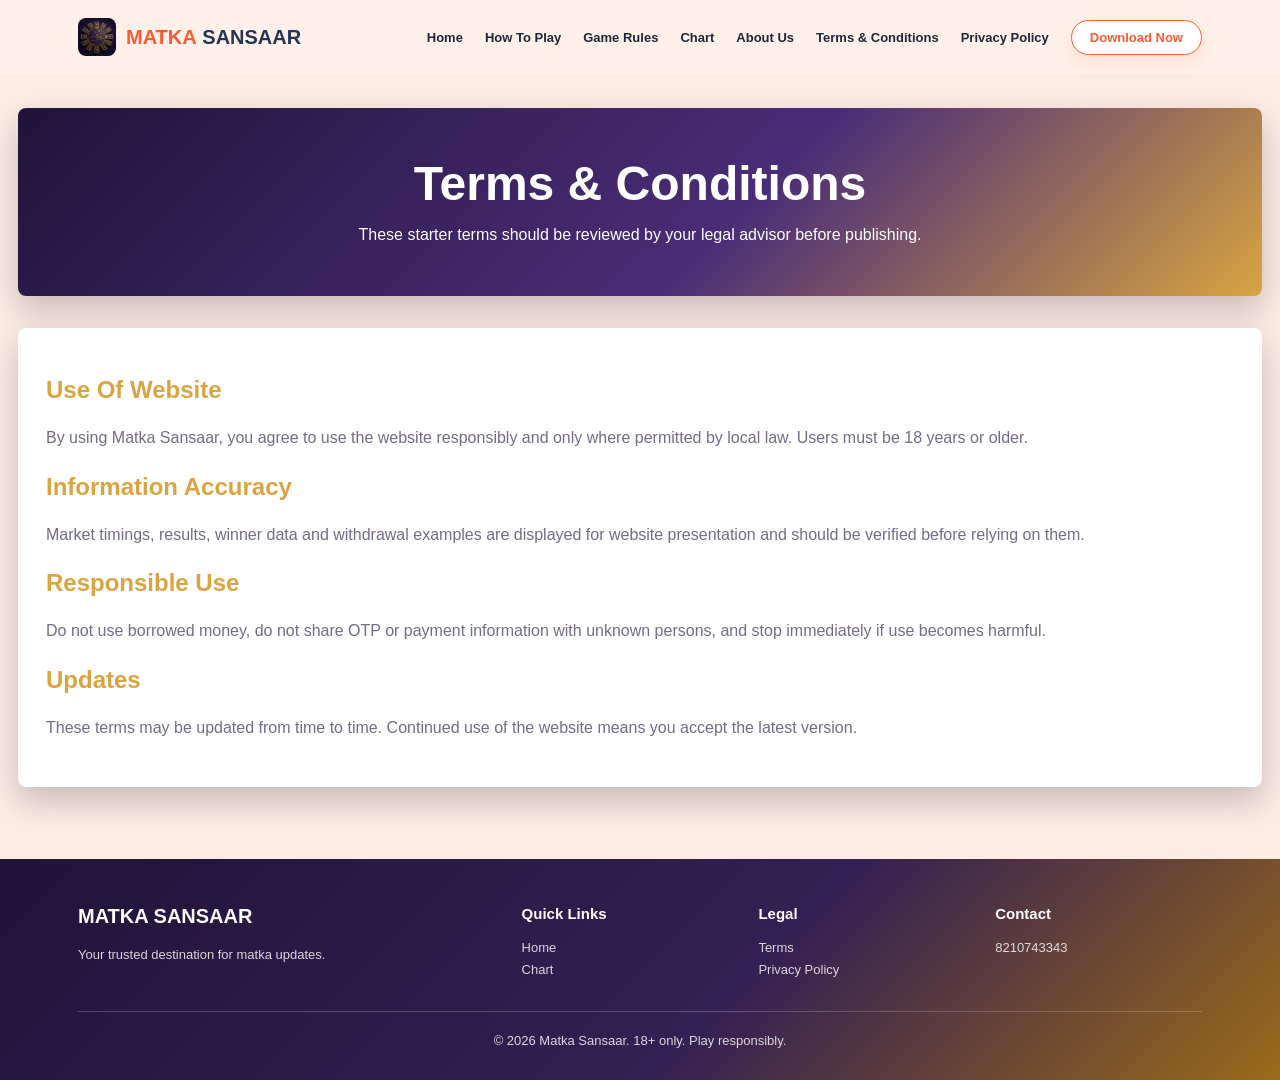
<file: sansaarmatka-website/terms-and-conditions.html>
<!doctype html>
<html lang="en">
<head>
  <meta charset="utf-8">
  <meta name="viewport" content="width=device-width, initial-scale=1">
  <title>Terms & Conditions | Matka Sansaar</title>
  <meta name="description" content="Read the starter terms and conditions for using Matka Sansaar.">
  <link rel="canonical" href="https://matkasansaar.com/terms-and-conditions.html">
  <link rel="icon" href="assets/images/matka-sansaar-logo.png">
  <link rel="stylesheet" href="styles.css">
</head>
<body>
  <header class="site-header"><a class="brand" href="index.html"><img src="assets/images/matka-sansaar-logo.png" alt="Matka Sansaar logo" width="36" height="36"><span><b>MATKA</b> SANSAAR</span></a><button class="menu-btn" type="button" aria-expanded="false" aria-controls="mainNav">Menu</button><nav id="mainNav" class="nav-links"><a href="index.html">Home</a><a href="how-to-play.html">How To Play</a><a href="game-rules.html">Game Rules</a><a href="chart.html">Chart</a><a href="about-us.html">About Us</a><a href="terms-and-conditions.html">Terms & Conditions</a><a href="privacy-policy.html">Privacy Policy</a><a class="download-pill" href="apk/MatkaSansaar.apk" download>Download Now</a></nav></header>
  <main>
    <section class="page-hero"><h1>Terms & Conditions</h1><p>These starter terms should be reviewed by your legal advisor before publishing.</p></section>
    <section class="content-panel">
      <h2>Use Of Website</h2>
      <p>By using Matka Sansaar, you agree to use the website responsibly and only where permitted by local law. Users must be 18 years or older.</p>
      <h2>Information Accuracy</h2>
      <p>Market timings, results, winner data and withdrawal examples are displayed for website presentation and should be verified before relying on them.</p>
      <h2>Responsible Use</h2>
      <p>Do not use borrowed money, do not share OTP or payment information with unknown persons, and stop immediately if use becomes harmful.</p>
      <h2>Updates</h2>
      <p>These terms may be updated from time to time. Continued use of the website means you accept the latest version.</p>
    </section>
  </main>
  <footer class="site-footer"><div><h2>MATKA SANSAAR</h2><p>Your trusted destination for matka updates.</p></div><div><h3>Quick Links</h3><a href="index.html">Home</a><a href="chart.html">Chart</a></div><div><h3>Legal</h3><a href="terms-and-conditions.html">Terms</a><a href="privacy-policy.html">Privacy Policy</a></div><div><h3>Contact</h3><a href="tel:+918210743343">8210743343</a></div><small>© 2026 Matka Sansaar. 18+ only. Play responsibly.</small></footer>
  <script src="script.js"></script>
</body>
</html>
</file>
<file: sansaarmatka-website/styles.css>
:root {
  --bg: #140d24;
  --panel: #ffffff;
  --soft: #fff7df;
  --orange: #d9a441;
  --orange-dark: #9b6a19;
  --purple: #211339;
  --purple-soft: #342052;
  --gold: #f2c96b;
  --text: #2a2140;
  --muted: #756b85;
  --green: #27c177;
  --blue: #5387ff;
  --line: #ead9ab;
  --shadow: 0 14px 34px rgba(10, 6, 18, 0.22);
}

* {
  box-sizing: border-box;
}

html {
  scroll-behavior: smooth;
}

body {
  margin: 0;
  font-family: Arial, Helvetica, sans-serif;
  color: var(--text);
  background: #FCECE4;
}

a {
  color: inherit;
  text-decoration: none;
}

button,
input {
  font: inherit;
}

.site-header {
  position: sticky;
  top: 0;
  z-index: 50;
  display: flex;
  align-items: center;
  justify-content: space-between;
  gap: 18px;
  padding: 18px clamp(18px, 7vw, 78px);
  background: rgba(255, 241, 234, 0.96);
  border-bottom: 0;
  backdrop-filter: blur(12px);
}

.brand {
  display: inline-flex;
  align-items: center;
  gap: 10px;
  min-width: max-content;
  color: #253452;
  font-size: 20px;
  font-weight: 900;
  letter-spacing: 0;
}

.brand img {
  width: 38px;
  height: 38px;
  border-radius: 8px;
  object-fit: cover;
}

.brand b {
  color: #fb5b34;
}

.nav-links {
  display: flex;
  align-items: center;
  justify-content: flex-end;
  gap: 22px;
  width: 100%;
  font-size: 13px;
  font-weight: 800;
}

.nav-links a {
  color: #1f2737;
}

.download-pill {
  min-width: max-content;
  padding: 9px 18px;
  border: 1px solid var(--orange);
  border-radius: 999px;
  color: #fb5b34 !important;
  background: #ffffff;
  border-color: #fb5b34;
  box-shadow: 0 8px 18px rgba(251, 91, 52, 0.12);
}

.menu-btn {
  display: none;
  border: 0;
  border-radius: 7px;
  padding: 10px 14px;
  color: #ffffff;
  color: var(--purple);
  background: linear-gradient(180deg, #ffeaa8, var(--gold));
  font-weight: 900;
}

main {
  width: 100%;
  margin: 0 auto;
  padding: 0 18px 72px;
}

.hero {
  position: relative;
  display: grid;
  justify-items: center;
  align-content: start;
  min-height: calc(100svh - 75px);
  margin-inline: -18px;
  padding: 0 18px 40px;
  overflow: visible;
  isolation: isolate;
  background: #FCECE4;
}

.hero-person {
  display: block;
  margin: 0 auto;
  width: min(32vw, 420px);
  height: auto;
  filter: drop-shadow(0 10px 30px rgba(0,0,0,.08));
  object-fit: contain;
  object-position: center bottom;
}

.hero::after {
  content: none;
}

.primary-download {
  display: inline-flex;
  align-items: center;
  justify-content: center;
  width: min(460px, 92vw);
  min-height: 45px;
  margin-top: 18px;
  border-radius: 8px;
  color: #ffffff;
  background: linear-gradient(180deg, #ff714d, #f04d27);
  box-shadow: 0 12px 24px rgba(240, 77, 39, 0.2);
  font-weight: 900;
}

.hero-actions {
  display: grid;
  grid-template-columns: repeat(2, minmax(0, 1fr));
  gap: 14px;
  width: min(460px, 92vw);
  margin-top: 18px;
}

.hero-actions a {
  display: grid;
  place-items: center;
  min-height: 40px;
  border: 1px solid var(--orange);
  border-radius: 999px;
  color: #fb5b34;
  background: #ffffff;
  border-color: #fb5b34;
  font-size: 13px;
  font-weight: 900;
}

.panel,
.cta-panel {
  width: min(100%, 980px);
  margin: 42px auto 0;
  padding: 24px;
  border-radius: 8px;
  background: var(--panel);
  box-shadow: var(--shadow);
}

.section-title {
  display: flex;
  flex-wrap: wrap;
  align-items: center;
  justify-content: center;
  gap: 8px;
  text-align: center;
}

.section-title h1,
.section-title h2 {
  margin: 0;
  color: var(--orange);
  font-size: clamp(24px, 4vw, 32px);
  line-height: 1.2;
}

.section-title p {
  flex-basis: 100%;
  margin: 4px 0 18px;
  color: var(--muted);
  font-size: 13px;
}

.live-dot {
  display: inline-block;
  width: 8px;
  height: 8px;
  margin-right: 6px;
  border-radius: 50%;
  background: var(--green);
  box-shadow: 0 0 0 0 rgba(39, 193, 119, 0.5);
  animation: livePulse 1.6s infinite;
}

@keyframes livePulse {
  70% {
    box-shadow: 0 0 0 9px rgba(39, 193, 119, 0);
  }

  100% {
    box-shadow: 0 0 0 0 rgba(39, 193, 119, 0);
  }
}

.is-refreshing {
  animation: refreshFlash 0.45s ease;
}

@keyframes refreshFlash {
  0% {
    opacity: 0.68;
    transform: translateY(3px);
  }

  100% {
    opacity: 1;
    transform: translateY(0);
  }
}

.round-icon {
  display: inline-grid;
  place-items: center;
  width: 28px;
  height: 28px;
  border-radius: 50%;
  color: var(--purple);
  background: linear-gradient(180deg, #ffeaa8, var(--gold));
  font-size: 14px;
}

.winner-grid {
  display: grid;
  grid-template-columns: repeat(3, minmax(0, 1fr));
  gap: 18px;
}

.winner-card {
  min-width: 0;
  padding: 18px;
  border: 1px solid var(--line);
  border-radius: 8px;
  background: #fffaf1;
  text-align: center;
}

.winner-badge {
  display: inline-flex;
  padding: 4px 10px;
  border-radius: 999px;
  color: var(--purple);
  background: var(--gold);
  font-size: 10px;
  font-weight: 900;
}

.winner-avatar {
  display: grid;
  place-items: center;
  width: 38px;
  height: 38px;
  margin: 10px auto;
  border-radius: 50%;
  color: var(--purple);
  background: linear-gradient(180deg, #ffeaa8, var(--gold));
  font-weight: 900;
}

.winner-card h3,
.winner-card p {
  margin: 0;
}

.winner-card h3 {
  font-size: 15px;
}

.winner-amount {
  margin: 12px 0;
  padding: 10px;
  border-radius: 7px;
  color: #109554;
  background: #dcf8ea;
  font-size: 20px;
  font-weight: 900;
}

.market-name {
  display: block;
  color: var(--orange);
  font-size: 12px;
  font-weight: 900;
}

.time-small {
  display: block;
  margin-top: 9px;
  color: var(--muted);
  font-size: 11px;
}

.notice,
.disclaimer,
.support-box {
  margin-top: 22px;
  padding: 16px;
  border-radius: 8px;
  color: var(--muted);
  background: var(--soft);
  text-align: center;
  font-size: 13px;
}

.lucky-grid {
  display: grid;
  grid-template-columns: repeat(3, minmax(0, 1fr));
  gap: 18px;
}

.lucky-card {
  padding: 16px;
  border-radius: 8px;
  background: #ffffff;
  box-shadow: 0 8px 18px rgba(122, 72, 51, 0.1);
  text-align: center;
}

.lucky-card h3 {
  margin: 0 0 12px;
  font-size: 14px;
}

.number-row {
  display: flex;
  justify-content: center;
  gap: 9px;
}

.number-row span {
  display: grid;
  place-items: center;
  width: 34px;
  height: 34px;
  border-radius: 50%;
  color: var(--purple);
  background: linear-gradient(180deg, #ffeaa8, var(--gold));
  font-weight: 900;
}

.lucky-card small {
  display: block;
  margin-top: 9px;
  color: var(--orange);
  font-size: 11px;
  font-weight: 900;
}

.proof-head {
  display: flex;
  align-items: flex-start;
  justify-content: space-between;
  gap: 16px;
}

.proof-head h2 {
  margin: 0;
  color: var(--orange);
  font-size: clamp(22px, 4vw, 30px);
}

.proof-head p {
  display: flex;
  flex-wrap: wrap;
  gap: 8px;
  margin: 8px 0 0;
}

.proof-head span,
.proof-head a,
.status-pill {
  display: inline-flex;
  align-items: center;
  border-radius: 999px;
  padding: 5px 10px;
  font-size: 11px;
  font-weight: 900;
}

.proof-head span:first-child {
  color: #118d50;
  background: #dcf8ea;
}

.proof-head span:last-child {
  color: #325bd8;
  background: #e8edff;
}

.proof-head a {
  color: var(--purple);
  background: linear-gradient(180deg, #ffeaa8, var(--gold));
}

.proof-stats {
  display: grid;
  grid-template-columns: repeat(4, minmax(0, 1fr));
  gap: 12px;
  margin: 18px 0;
}

.proof-stats article {
  padding: 14px;
  border-radius: 7px;
  text-align: center;
}

.proof-stats article:nth-child(1) {
  background: #def9eb;
}

.proof-stats article:nth-child(2) {
  background: #e8edff;
}

.proof-stats article:nth-child(3) {
  background: #fff0d9;
}

.proof-stats article:nth-child(4) {
  background: #f0e8ff;
}

.proof-stats strong {
  display: block;
  color: #2554cc;
  font-size: 17px;
}

.proof-stats span {
  color: var(--muted);
  font-size: 11px;
  font-weight: 800;
}

.withdrawal-list {
  display: grid;
  gap: 10px;
}

.withdrawal-item {
  display: grid;
  grid-template-columns: auto 1fr auto;
  align-items: center;
  gap: 12px;
  padding: 13px;
  border: 1px solid #e8eee9;
  border-radius: 8px;
}

.check {
  display: grid;
  place-items: center;
  width: 32px;
  height: 32px;
  border-radius: 50%;
  color: #ffffff;
  background: var(--green);
  font-weight: 900;
}

.withdrawal-item strong {
  display: block;
}

.withdrawal-item small,
.withdrawal-item span {
  color: var(--muted);
  font-size: 11px;
}

.withdrawal-amount {
  color: #11a75c !important;
  font-size: 15px !important;
  font-weight: 900;
}

.trust-row,
.info-cards {
  display: grid;
  grid-template-columns: repeat(4, minmax(0, 1fr));
  gap: 18px;
  margin-top: 42px;
}

.trust-row article,
.info-cards article {
  padding: 22px 14px;
  border-radius: 8px;
  background: #ffffff;
  box-shadow: var(--shadow);
  text-align: center;
}

.trust-row span,
.info-cards span {
  display: grid;
  place-items: center;
  width: 38px;
  height: 38px;
  margin: 0 auto 12px;
  border-radius: 8px;
  color: var(--purple);
  background: linear-gradient(180deg, #ffeaa8, var(--gold));
}

.trust-row strong {
  font-size: 13px;
}

.table-wrap {
  overflow-x: auto;
}

table {
  width: 100%;
  min-width: 760px;
  border-collapse: collapse;
  font-size: 13px;
}

th,
td {
  padding: 14px 16px;
  text-align: left;
  border-bottom: 1px solid #f3e0d8;
}

th {
  color: var(--purple);
  background: linear-gradient(180deg, #ffeaa8, var(--gold));
  font-size: 12px;
}

td:first-child {
  font-weight: 900;
}

.status-pill {
  color: #1668d8;
  background: #e7f0ff;
}

.status-pill.open {
  color: #108a4d;
  background: #dbf8e9;
}

.faq-panel {
  max-width: 780px;
}

.faq-list {
  display: grid;
  gap: 12px;
}

.faq-list article {
  border-radius: 7px;
  background: #ffffff;
  box-shadow: 0 8px 18px rgba(122, 72, 51, 0.1);
}

.faq-list button {
  width: 100%;
  border: 0;
  padding: 17px 18px;
  color: var(--text);
  background: transparent;
  text-align: left;
  font-size: 13px;
  font-weight: 900;
  cursor: pointer;
}

.faq-list p {
  display: none;
  margin: 0;
  padding: 0 18px 17px;
  color: var(--muted);
  font-size: 13px;
  line-height: 1.6;
}

.faq-list article.open p {
  display: block;
}

.support-box strong {
  display: block;
  color: var(--text);
  font-size: 17px;
}

.support-box a {
  display: inline-flex;
  margin: 8px 8px 0;
  color: var(--orange);
  font-weight: 900;
}

.info-cards {
  grid-template-columns: repeat(2, minmax(0, 1fr));
}

.info-cards h2 {
  margin: 0 0 8px;
  font-size: 18px;
}

.info-cards p,
.cta-panel p {
  color: var(--muted);
  font-size: 13px;
  line-height: 1.6;
}

.cta-panel {
  max-width: 720px;
  text-align: center;
}

.cta-panel h2 {
  margin: 0;
  color: var(--orange);
  font-size: 28px;
}

.site-footer {
  display: grid;
  grid-template-columns: 2fr 1fr 1fr 1fr;
  gap: 30px;
  padding: 46px clamp(18px, 7vw, 78px) 28px;
  color: #ffffff;
  background: linear-gradient(135deg, #211339, #342052 58%, #9b6a19);
}

.site-footer h2,
.site-footer h3,
.site-footer p {
  margin-top: 0;
}

.site-footer h2 {
  font-size: 20px;
}

.site-footer h3 {
  font-size: 15px;
}

.site-footer p,
.site-footer a,
.site-footer small {
  color: rgba(255, 255, 255, 0.82);
  font-size: 13px;
  line-height: 1.7;
}

.site-footer a {
  display: block;
}

.site-footer small {
  grid-column: 1 / -1;
  padding-top: 18px;
  border-top: 1px solid rgba(255, 255, 255, 0.2);
  text-align: center;
}

.page-hero {
  margin-top: 34px;
  padding: 48px 24px;
  border-radius: 8px;
  color: #ffffff;
  background: linear-gradient(135deg, #211339, #4a2d77 58%, #d9a441);
  box-shadow: var(--shadow);
  text-align: center;
}

.page-hero h1 {
  margin: 0 0 10px;
  font-size: clamp(30px, 5vw, 48px);
}

.page-hero p {
  margin: 0 auto;
  max-width: 720px;
  line-height: 1.7;
}

.content-panel {
  margin-top: 32px;
  padding: 28px;
  border-radius: 8px;
  background: #ffffff;
  box-shadow: var(--shadow);
}

.content-panel h2 {
  color: var(--orange);
}

.content-panel p,
.content-panel li {
  color: var(--muted);
  line-height: 1.8;
}

@media (max-width: 980px) {
  .menu-btn {
    display: inline-flex;
  }

  .nav-links {
    position: absolute;
    top: 74px;
    left: 18px;
    right: 18px;
    display: none;
    flex-direction: column;
    align-items: stretch;
    padding: 18px;
    border-radius: 8px;
    background: var(--purple);
    border: 1px solid rgba(242, 201, 107, 0.22);
    box-shadow: var(--shadow);
  }

  .nav-links.open {
    display: flex;
  }

  .nav-links a {
    padding: 10px 0;
  }

  .winner-grid,
  .lucky-grid {
    grid-template-columns: repeat(2, minmax(0, 1fr));
  }

  .proof-stats,
  .trust-row {
    grid-template-columns: repeat(2, minmax(0, 1fr));
  }

  .site-footer {
    grid-template-columns: repeat(2, minmax(0, 1fr));
  }
}

@media (max-width: 820px) {
  .hero {
    min-height: auto;
    padding: 0 18px 28px;
  }

  .hero-person {
    width: min(100%, 368px);
    height: clamp(360px, 54svh, 430px);
    min-width: 0;
  }

  .panel,
  .cta-panel {
    margin-top: 24px;
  }

  .winners-panel {
    margin-top: 4px;
  }
}

@media (max-width: 640px) {
  .site-header {
    padding: 16px;
    background: #FCECE4;
    border-bottom: 0;
    backdrop-filter: none;
  }

  .brand {
    color: #253452;
    font-size: 22px;
  }

  .brand b {
    color: #fb5b34;
  }

  .brand img {
    display: none;
  }

  .menu-btn {
    width: 42px;
    height: 42px;
    padding: 0;
    overflow: hidden;
    color: transparent;
    background:
      linear-gradient(#1f2737, #1f2737) center calc(50% - 7px) / 22px 2px no-repeat,
      linear-gradient(#1f2737, #1f2737) center center / 22px 2px no-repeat,
      linear-gradient(#1f2737, #1f2737) center calc(50% + 7px) / 22px 2px no-repeat;
    box-shadow: none;
  }

  .menu-btn::before {
    content: none;
  }

  main {
    padding: 0 12px 56px;
    background: #FCECE4;
  }

  .hero {
    min-height: auto;
    margin-inline: -12px;
    padding: 0 12px 24px;
    background: #FCECE4;
  }

  .hero-person {
    display: block;
    margin: 0 auto;
    width: min(100%, 352px);
    filter: drop-shadow(0 10px 30px rgba(0,0,0,.08));
    object-fit: contain;
    object-position: center bottom;
  }

  .primary-download {
    width: min(100%, 340px);
    min-height: 46px;
    margin-top: 18px;
    border-radius: 8px;
    color: #ffffff;
    background: linear-gradient(180deg, #ff714d, #f04d27);
    box-shadow: 0 10px 20px rgba(240, 77, 39, 0.2);
    font-size: 17px;
  }

  .panel,
  .cta-panel,
  .content-panel {
    padding: 18px;
  }

  .winner-grid,
  .lucky-grid,
  .proof-stats,
  .trust-row,
  .info-cards,
  .site-footer {
    grid-template-columns: 1fr;
  }

  .hero-actions {
    grid-template-columns: repeat(2, minmax(0, 1fr));
    gap: 8px;
    width: min(100%, 340px);
    margin-top: 18px;
  }

  .hero-actions a {
    min-height: 38px;
    border: 1px solid #fb5b34;
    color: #fb5b34;
    background: #ffffff;
    font-size: 12px;
  }

  .panel,
  .cta-panel {
    margin-top: 24px;
    border-radius: 8px;
    box-shadow: 0 10px 24px rgba(87, 47, 28, 0.12);
  }

  .winners-panel {
    margin-top: 4px;
  }

  .section-title h1,
  .section-title h2 {
    color: #fb5b34;
  }

  .round-icon {
    color: #ffffff;
    background: #fb5b34;
  }

  .nav-links {
    top: 72px;
    background: #ffffff;
  }

  .nav-links a {
    color: #253452;
  }

  .section-title h1,
  .section-title h2 {
    font-size: 23px;
  }

  .proof-head {
    flex-direction: column;
  }

  table {
    min-width: 620px;
  }

  th,
  td {
    padding: 12px 10px;
  }

  .withdrawal-item {
    grid-template-columns: auto 1fr;
  }

  .withdrawal-amount {
    grid-column: 2;
  }
}
@keyframes refreshFlash {
  0% {
    opacity: .5;
    transform: translateY(8px);
  }

  100% {
    opacity: 1;
    transform: translateY(0);
  }
}

.is-refreshing {
  animation: refreshFlash .45s ease;
}
.skeleton {
  background: linear-gradient(
    90deg,
    #f1f1f1 25%,
    #f8f8f8 50%,
    #f1f1f1 75%
  );
  background-size: 200% 100%;
  animation: shimmer 1.4s infinite;
}

@keyframes shimmer {
  from {
    background-position: 200% 0;
  }

  to {
    background-position: -200% 0;
  }
}
.live-dot {
  width: 10px;
  height: 10px;
  border-radius: 50%;
  background: #00c853;
  display: inline-block;
  margin-right: 8px;
  animation: pulseLive 1.5s infinite;
}

@keyframes pulseLive {
  0% {
    transform: scale(1);
    opacity: 1;
  }

  70% {
    transform: scale(1.6);
    opacity: .2;
  }

  100% {
    transform: scale(1);
    opacity: 1;
  }
}
.winner-card,
.lucky-card,
.withdrawal-item {
  transition: all .25s ease;
}

.winner-card:hover,
.lucky-card:hover,
.withdrawal-item:hover {
  transform: translateY(-6px);
  box-shadow: 0 12px 30px rgba(0,0,0,.08);
}
.panel {
  animation: fadeInUp .6s ease;
}

@keyframes fadeInUp {
  from {
    opacity: 0;
    transform: translateY(25px);
  }

  to {
    opacity: 1;
    transform: translateY(0);
  }
}
html {
  scroll-behavior: smooth;
}
</file>
